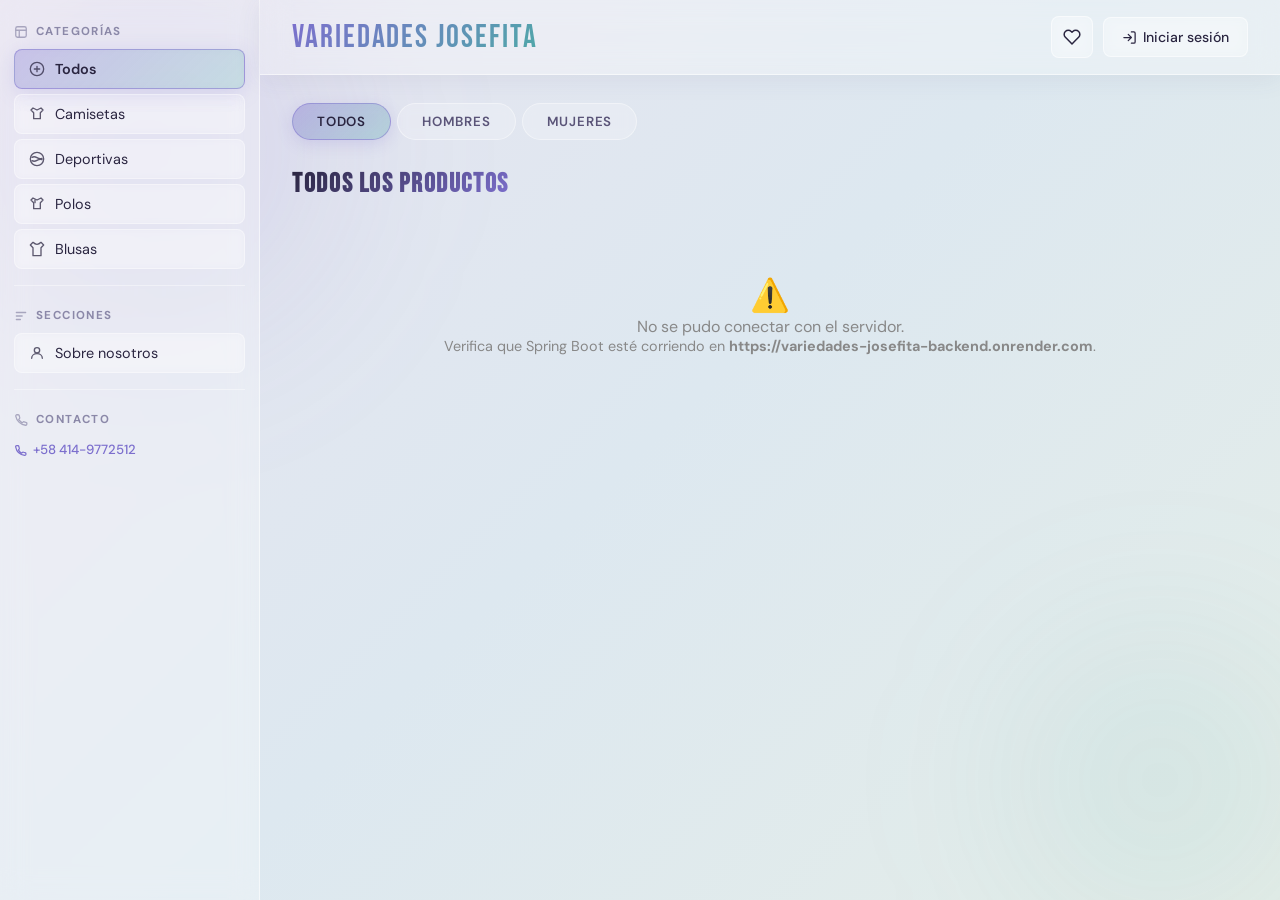
<file: Variedades_Josefita/frontend/public/index.html>
<!doctype html>
<html lang="es">
  <head>
    <meta charset="UTF-8" />
    <meta name="viewport" content="width=device-width, initial-scale=1.0" />
    <title>Variedades Josefita</title>
    <link rel="preconnect" href="https://fonts.googleapis.com" />
    <link
      href="https://fonts.googleapis.com/css2?family=Bebas+Neue&family=DM+Sans:wght@400;500;700&display=swap"
      rel="stylesheet"
    />
    <link rel="stylesheet" href="css/styles.css" />
  </head>
  <body>
    <div class="page-wrapper">
      <!-- ===== SIDEBAR ===== -->
      <aside class="sidebar">
        <p class="sidebar-section-title">
          <svg
            width="14"
            height="14"
            viewBox="0 0 24 24"
            fill="none"
            stroke="currentColor"
            stroke-width="2.2"
            stroke-linecap="round"
            stroke-linejoin="round"
          >
            <rect x="3" y="3" width="18" height="18" rx="3" />
            <path d="M3 9h18M9 21V9" />
          </svg>
          Categorías
        </p>
        <button
          class="sidebar-btn active"
          onclick="filterCategory('todos', this)"
        >
          <svg
            width="16"
            height="16"
            viewBox="0 0 24 24"
            fill="none"
            stroke="currentColor"
            stroke-width="2"
            stroke-linecap="round"
            stroke-linejoin="round"
          >
            <circle cx="12" cy="12" r="10" />
            <path d="M12 8v8M8 12h8" />
          </svg>
          Todos
        </button>
        <button class="sidebar-btn" onclick="filterCategory('camisetas', this)">
          <svg
            width="16"
            height="16"
            viewBox="0 0 24 24"
            fill="none"
            stroke="currentColor"
            stroke-width="2"
            stroke-linecap="round"
            stroke-linejoin="round"
          >
            <path d="M3 6l3-3 6 3 6-3 3 3-4 4v9H7V10L3 6z" />
          </svg>
          Camisetas
        </button>
        <button
          class="sidebar-btn"
          onclick="filterCategory('deportivas', this)"
        >
          <svg
            width="16"
            height="16"
            viewBox="0 0 24 24"
            fill="none"
            stroke="currentColor"
            stroke-width="2"
            stroke-linecap="round"
            stroke-linejoin="round"
          >
            <circle cx="12" cy="12" r="10" />
            <path
              d="M4.5 9.5C7 8 9.5 8.5 12 10s5 2.5 7.5 1M4.5 14.5C7 16 9.5 15.5 12 14s5-2.5 7.5-1"
            />
          </svg>
          Deportivas
        </button>
        <button class="sidebar-btn" onclick="filterCategory('polos', this)">
          <svg
            width="16"
            height="16"
            viewBox="0 0 24 24"
            fill="none"
            stroke="currentColor"
            stroke-width="2"
            stroke-linecap="round"
            stroke-linejoin="round"
          >
            <path d="M3 6l3-3 6 3 6-3 3 3-4 4v9H7V10L3 6z" />
            <path d="M9 6v4" />
          </svg>
          Polos
        </button>
        <button class="sidebar-btn" onclick="filterCategory('blusas', this)">
          <svg
            width="16"
            height="16"
            viewBox="0 0 24 24"
            fill="none"
            stroke="currentColor"
            stroke-width="2"
            stroke-linecap="round"
            stroke-linejoin="round"
          >
            <path d="M6 2L2 6l4 4v12h12V10l4-4-4-4c-2 2-4 3-6 3S8 4 6 2z" />
          </svg>
          Blusas
        </button>

        <hr class="sidebar-divider" />

        <p class="sidebar-section-title">
          <svg
            width="14"
            height="14"
            viewBox="0 0 24 24"
            fill="none"
            stroke="currentColor"
            stroke-width="2.2"
            stroke-linecap="round"
            stroke-linejoin="round"
          >
            <path d="M4 6h16M4 12h10M4 18h7" />
          </svg>
          Secciones
        </p>
        <a href="nosotros.html" class="sidebar-btn">
          <svg
            width="16"
            height="16"
            viewBox="0 0 24 24"
            fill="none"
            stroke="currentColor"
            stroke-width="2"
            stroke-linecap="round"
            stroke-linejoin="round"
          >
            <circle cx="12" cy="8" r="4" />
            <path d="M4 20c0-4 3.6-7 8-7s8 3 8 7" />
          </svg>
          Sobre nosotros
        </a>

        <hr class="sidebar-divider" />

        <p class="sidebar-section-title">
          <svg
            width="14"
            height="14"
            viewBox="0 0 24 24"
            fill="none"
            stroke="currentColor"
            stroke-width="2.2"
            stroke-linecap="round"
            stroke-linejoin="round"
          >
            <path
              d="M22 16.92V19a2 2 0 01-2.18 2A19.79 19.79 0 013 5.18 2 2 0 015 3h2.08a2 2 0 012 1.72 12.5 12.5 0 00.7 2.81 2 2 0 01-.45 2.11L8.09 10.91a16 16 0 006 6l1.27-1.27a2 2 0 012.11-.45 12.5 12.5 0 002.81.7A2 2 0 0122 17.92z"
            />
          </svg>
          Contacto
        </p>
        <div class="contact-info">
          <a href="tel:+584149772512">
            <svg
              width="13"
              height="13"
              viewBox="0 0 24 24"
              fill="none"
              stroke="currentColor"
              stroke-width="2.2"
              stroke-linecap="round"
              stroke-linejoin="round"
            >
              <path
                d="M22 16.92V19a2 2 0 01-2.18 2A19.79 19.79 0 013 5.18 2 2 0 015 3h2.08a2 2 0 012 1.72 12.5 12.5 0 00.7 2.81 2 2 0 01-.45 2.11L8.09 10.91a16 16 0 006 6l1.27-1.27a2 2 0 012.11-.45 12.5 12.5 0 002.81.7A2 2 0 0122 17.92z"
              />
            </svg>
            +58 414-9772512
          </a>
        </div>
      </aside>

      <!-- ===== HEADER ===== -->
      <header>
        <div class="brand">Variedades Josefita</div>
        <div class="header-right">
          <div class="fav-wrapper">
            <button
              class="icon-btn"
              id="fav-header-btn"
              title="Mis favoritos"
              onclick="toggleFavPanel()"
            >
              <!-- Heart icon -->
              <svg
                width="18"
                height="18"
                viewBox="0 0 24 24"
                fill="none"
                stroke="currentColor"
                stroke-width="2"
                stroke-linecap="round"
                stroke-linejoin="round"
              >
                <path
                  d="M20.84 4.61a5.5 5.5 0 00-7.78 0L12 5.67l-1.06-1.06a5.5 5.5 0 00-7.78 7.78l1.06 1.06L12 21.23l7.78-7.78 1.06-1.06a5.5 5.5 0 000-7.78z"
                />
              </svg>
              <span class="fav-count" id="fav-count" style="display: none"
                >0</span
              >
            </button>
            <div class="fav-panel" id="fav-panel">
              <p class="fav-panel-title">Mis Favoritos</p>
              <div id="fav-panel-list"></div>
              <p class="fav-panel-empty" id="fav-panel-empty">
                No tienes favoritos aún.
              </p>
            </div>
          </div>

          <button class="login-btn" id="login-btn" onclick="handleLoginBtn()">
            <svg
              width="15"
              height="15"
              viewBox="0 0 24 24"
              fill="none"
              stroke="currentColor"
              stroke-width="2"
              stroke-linecap="round"
              stroke-linejoin="round"
            >
              <path
                d="M15 3h4a2 2 0 012 2v14a2 2 0 01-2 2h-4M10 17l5-5-5-5M15 12H3"
              />
            </svg>
            Iniciar sesión
          </button>
        </div>
      </header>

      <!-- ===== MAIN ===== -->
      <main>
        <div class="filter-tabs">
          <button
            class="filter-tab active"
            onclick="filterGender('todos', this)"
          >
            Todos
          </button>
          <button class="filter-tab" onclick="filterGender('hombres', this)">
            Hombres
          </button>
          <button class="filter-tab" onclick="filterGender('mujeres', this)">
            Mujeres
          </button>
        </div>

        <h2 class="section-title" id="section-title">Todos los Productos</h2>
        <p class="section-subtitle" id="product-count"></p>
        <div class="products-grid" id="products-grid"></div>
      </main>
    </div>

    <!-- ===== MODAL LOGIN / REGISTRO ===== -->
    <div
      class="modal-overlay"
      id="modal-overlay"
      onclick="closeModalOutside(event)"
    >
      <div class="modal">
        <div id="modal-body"></div>
      </div>
    </div>

    <!-- Toast -->
    <div class="toast" id="toast"></div>

    <script src="js/config.js"></script>
    <script src="js/script.js"></script>
  </body>
</html>
</file>
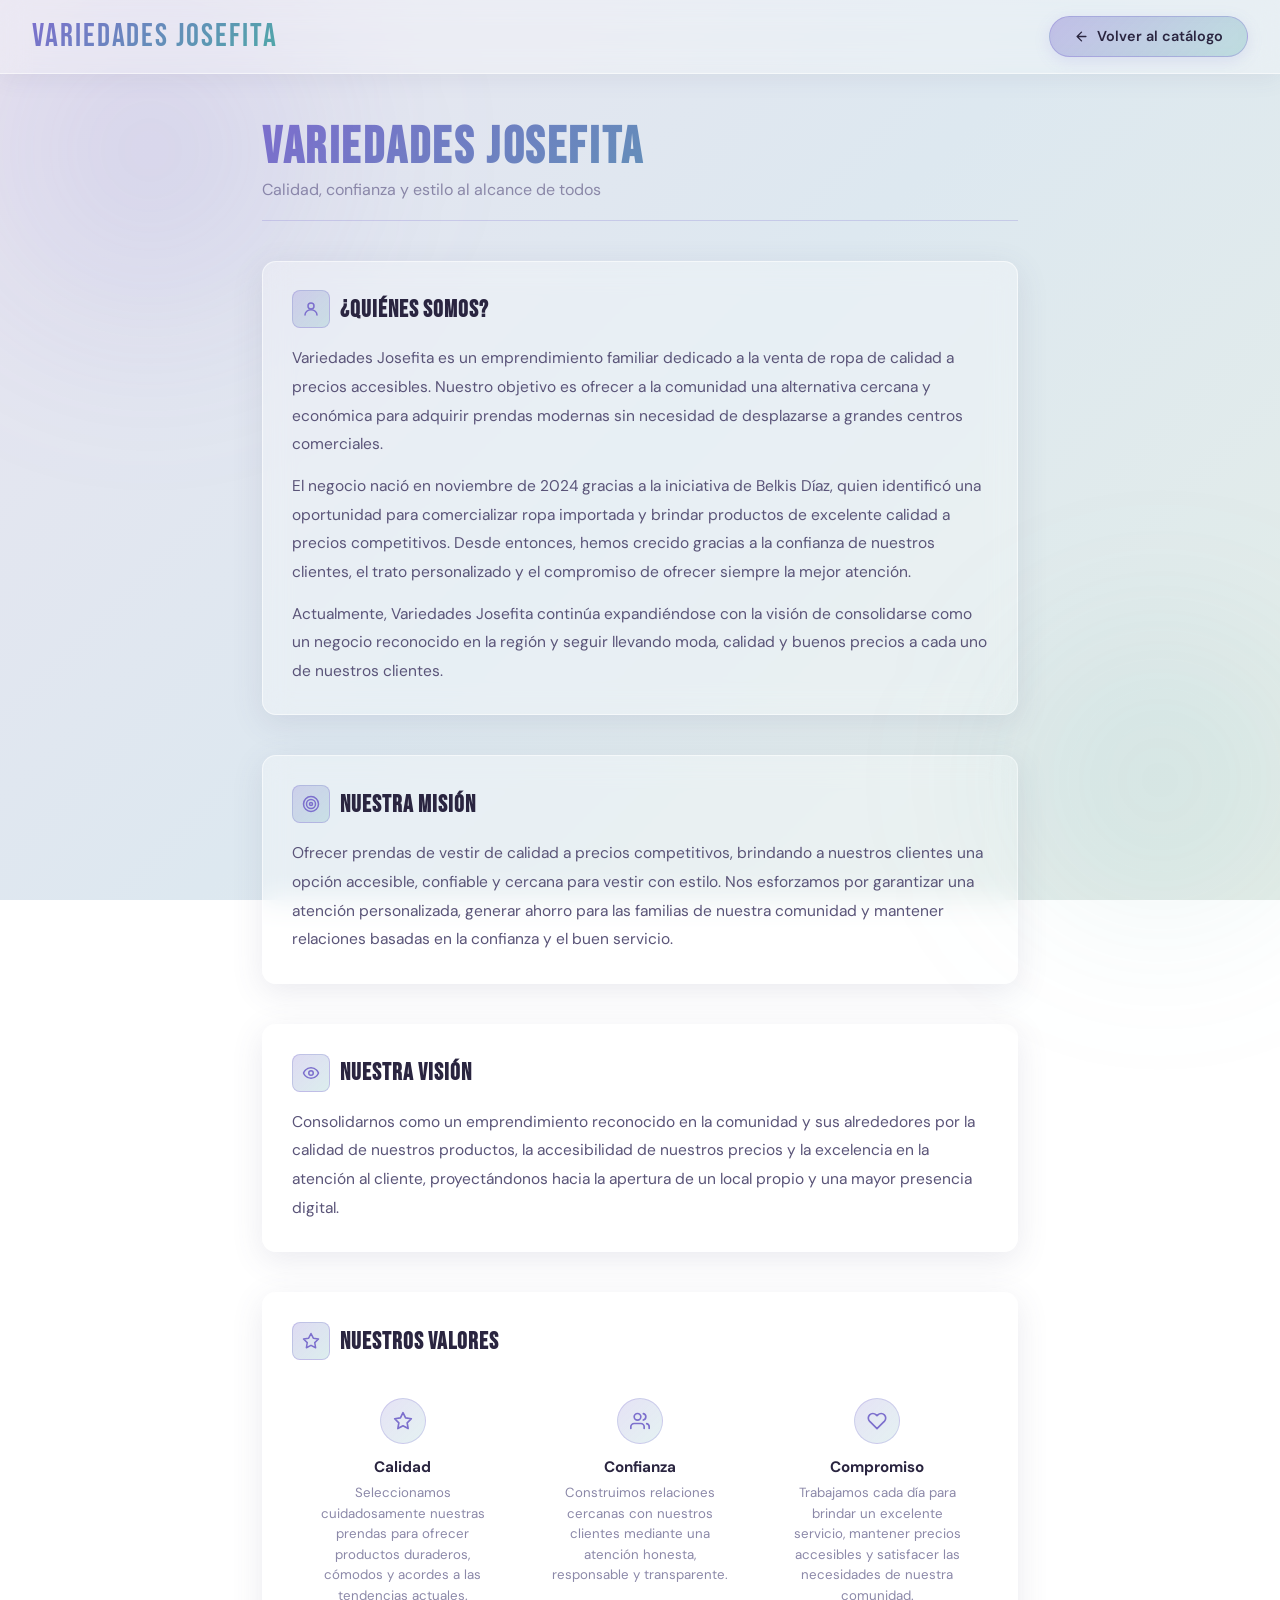
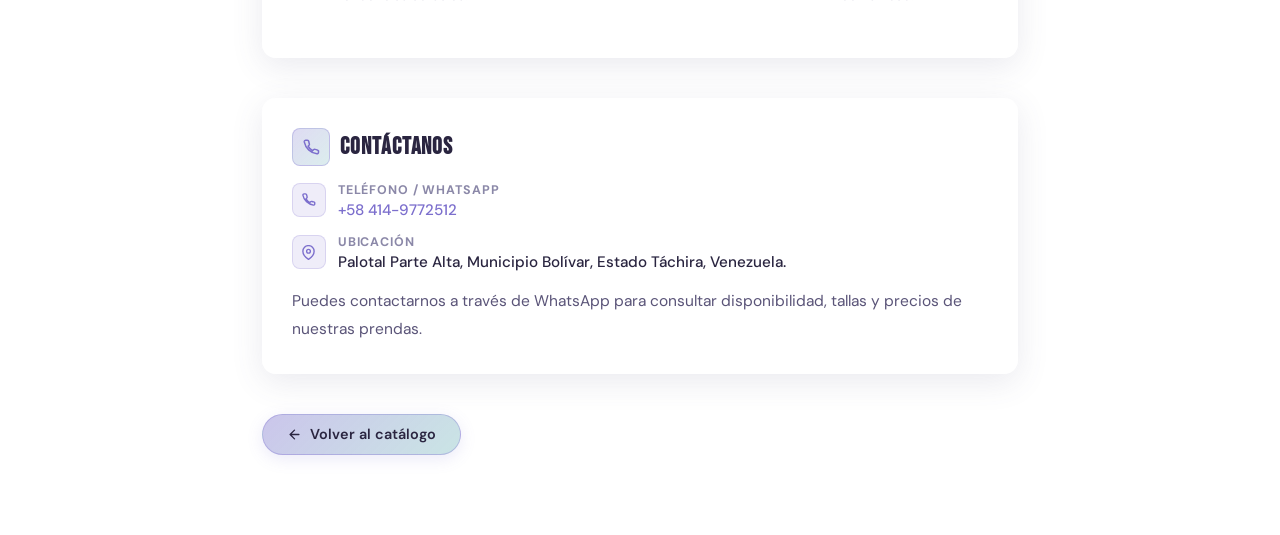
<file: Variedades_Josefita/frontend/public/nosotros.html>
<!doctype html>
<html lang="es">
  <head>
    <meta charset="UTF-8" />
    <meta name="viewport" content="width=device-width, initial-scale=1.0" />
    <title>Sobre Nosotros — Variedades Josefita</title>
    <link rel="preconnect" href="https://fonts.googleapis.com" />
    <link
      href="https://fonts.googleapis.com/css2?family=Bebas+Neue&family=DM+Sans:wght@400;500;700&display=swap"
      rel="stylesheet"
    />
    <link rel="stylesheet" href="css/styles.css" />

    <style>
      .nosotros-wrapper {
        max-width: 820px;
        margin: 0 auto;
        padding: 3rem 2rem 5rem;
      }

      .nosotros-header {
        margin-bottom: 2.5rem;
        padding-bottom: 1.2rem;
        border-bottom: 1px solid rgba(124, 111, 205, 0.25);
      }

      .nosotros-header h1 {
        font-family: "Bebas Neue", sans-serif;
        font-size: 3.2rem;
        letter-spacing: 0.05em;
        line-height: 1;
        margin-bottom: 0.4rem;
        background: linear-gradient(
          135deg,
          var(--accent-purple),
          var(--accent-teal)
        );
        -webkit-background-clip: text;
        -webkit-text-fill-color: transparent;
        background-clip: text;
      }

      .nosotros-header p.subtitulo {
        font-size: 1rem;
        color: var(--text-muted);
      }

      .nosotros-seccion {
        margin-bottom: 2.5rem;
        background: var(--glass-bg);
        backdrop-filter: var(--blur);
        -webkit-backdrop-filter: var(--blur);
        border: 1px solid var(--glass-border);
        border-radius: var(--radius);
        padding: 1.8rem;
        box-shadow: var(--glass-shadow);
      }

      .nosotros-seccion-header {
        display: flex;
        align-items: center;
        gap: 10px;
        margin-bottom: 1rem;
      }

      .nosotros-seccion-icon {
        width: 38px;
        height: 38px;
        border-radius: var(--radius-sm);
        background: linear-gradient(
          135deg,
          rgba(124, 111, 205, 0.25),
          rgba(79, 168, 168, 0.2)
        );
        border: 1px solid rgba(124, 111, 205, 0.3);
        display: flex;
        align-items: center;
        justify-content: center;
        flex-shrink: 0;
        color: var(--accent-purple);
      }

      .nosotros-seccion h2 {
        font-family: "Bebas Neue", sans-serif;
        font-size: 1.5rem;
        letter-spacing: 0.04em;
        color: var(--text-dark);
        margin: 0;
      }

      .nosotros-seccion p {
        font-size: 0.97rem;
        line-height: 1.85;
        color: var(--text-mid);
        margin-bottom: 0.8rem;
      }
      .nosotros-seccion p:last-child {
        margin-bottom: 0;
      }

      .valores-grid {
        display: grid;
        grid-template-columns: repeat(auto-fit, minmax(200px, 1fr));
        gap: 1rem;
        margin-top: 0.5rem;
      }

      .valor-card {
        background: rgba(255, 255, 255, 0.4);
        border: 1px solid rgba(255, 255, 255, 0.6);
        border-radius: var(--radius-sm);
        padding: 1.3rem;
        text-align: center;
        transition:
          transform var(--transition),
          box-shadow var(--transition);
      }
      .valor-card:hover {
        transform: translateY(-3px);
        box-shadow: 0 8px 24px rgba(124, 111, 205, 0.12);
      }

      .valor-card-icon {
        width: 46px;
        height: 46px;
        border-radius: 50%;
        background: linear-gradient(
          135deg,
          rgba(124, 111, 205, 0.2),
          rgba(79, 168, 168, 0.15)
        );
        border: 1px solid rgba(124, 111, 205, 0.25);
        display: flex;
        align-items: center;
        justify-content: center;
        margin: 0 auto 0.8rem;
        color: var(--accent-purple);
      }

      .valor-card h3 {
        font-size: 0.95rem;
        font-weight: 700;
        margin-bottom: 0.4rem;
        color: var(--text-dark);
      }

      .valor-card p {
        font-size: 0.83rem;
        color: var(--text-muted);
        line-height: 1.55;
        margin: 0;
      }

      .contacto-item {
        display: flex;
        align-items: flex-start;
        gap: 12px;
        margin-bottom: 0.9rem;
      }
      .contacto-item:last-child {
        margin-bottom: 0;
      }

      .contacto-icon {
        width: 34px;
        height: 34px;
        border-radius: var(--radius-sm);
        background: rgba(124, 111, 205, 0.12);
        border: 1px solid rgba(124, 111, 205, 0.2);
        display: flex;
        align-items: center;
        justify-content: center;
        flex-shrink: 0;
        color: var(--accent-purple);
        margin-top: 1px;
      }

      .contacto-label {
        font-size: 0.78rem;
        font-weight: 700;
        text-transform: uppercase;
        letter-spacing: 0.07em;
        color: var(--text-muted);
        margin-bottom: 2px;
      }
      .contacto-value {
        font-size: 0.95rem;
        color: var(--text-dark);
        font-weight: 500;
      }
      .contacto-value a {
        color: var(--accent-purple);
        text-decoration: none;
      }
      .contacto-value a:hover {
        text-decoration: underline;
      }

      .contacto-note {
        font-size: 0.85rem;
        color: var(--text-muted);
        margin-top: 0.5rem;
        line-height: 1.6;
      }

      .btn-volver {
        display: inline-flex;
        align-items: center;
        gap: 8px;
        background: linear-gradient(
          135deg,
          rgba(124, 111, 205, 0.4),
          rgba(79, 168, 168, 0.3)
        );
        color: var(--text-dark);
        border: 1px solid rgba(124, 111, 205, 0.35);
        border-radius: 50px;
        padding: 0.65rem 1.5rem;
        font-family: "DM Sans", sans-serif;
        font-size: 0.9rem;
        font-weight: 600;
        cursor: pointer;
        text-decoration: none;
        transition: all var(--transition);
        backdrop-filter: blur(8px);
        box-shadow: 0 4px 16px rgba(124, 111, 205, 0.15);
      }
      .btn-volver:hover {
        background: linear-gradient(
          135deg,
          rgba(124, 111, 205, 0.55),
          rgba(79, 168, 168, 0.4)
        );
        box-shadow: 0 6px 24px rgba(124, 111, 205, 0.25);
        transform: translateX(-2px);
      }
    </style>
  </head>

  <body>
    <!-- HEADER -->
    <header style="position: sticky; top: 0; z-index: 100">
      <div class="brand">Variedades Josefita</div>
      <a href="index.html" class="btn-volver">
        <svg
          width="15"
          height="15"
          viewBox="0 0 24 24"
          fill="none"
          stroke="currentColor"
          stroke-width="2.2"
          stroke-linecap="round"
          stroke-linejoin="round"
        >
          <path d="M19 12H5M12 19l-7-7 7-7" />
        </svg>
        Volver al catálogo
      </a>
    </header>

    <div class="nosotros-wrapper">
      <div class="nosotros-header">
        <h1>Variedades Josefita</h1>
        <p class="subtitulo">Calidad, confianza y estilo al alcance de todos</p>
      </div>

      <!-- QUIÉNES SOMOS -->
      <div class="nosotros-seccion">
        <div class="nosotros-seccion-header">
          <div class="nosotros-seccion-icon">
            <svg
              width="18"
              height="18"
              viewBox="0 0 24 24"
              fill="none"
              stroke="currentColor"
              stroke-width="2"
              stroke-linecap="round"
              stroke-linejoin="round"
            >
              <circle cx="12" cy="8" r="4" />
              <path d="M4 20c0-4 3.6-7 8-7s8 3 8 7" />
            </svg>
          </div>
          <h2>¿Quiénes somos?</h2>
        </div>
        <p>
          Variedades Josefita es un emprendimiento familiar dedicado a la venta
          de ropa de calidad a precios accesibles. Nuestro objetivo es ofrecer a
          la comunidad una alternativa cercana y económica para adquirir prendas
          modernas sin necesidad de desplazarse a grandes centros comerciales.
        </p>
        <p>
          El negocio nació en noviembre de 2024 gracias a la iniciativa de
          Belkis Díaz, quien identificó una oportunidad para comercializar ropa
          importada y brindar productos de excelente calidad a precios
          competitivos. Desde entonces, hemos crecido gracias a la confianza de
          nuestros clientes, el trato personalizado y el compromiso de ofrecer
          siempre la mejor atención.
        </p>
        <p>
          Actualmente, Variedades Josefita continúa expandiéndose con la visión
          de consolidarse como un negocio reconocido en la región y seguir
          llevando moda, calidad y buenos precios a cada uno de nuestros
          clientes.
        </p>
      </div>

      <!-- MISIÓN -->
      <div class="nosotros-seccion">
        <div class="nosotros-seccion-header">
          <div class="nosotros-seccion-icon">
            <svg
              width="18"
              height="18"
              viewBox="0 0 24 24"
              fill="none"
              stroke="currentColor"
              stroke-width="2"
              stroke-linecap="round"
              stroke-linejoin="round"
            >
              <circle cx="12" cy="12" r="10" />
              <circle cx="12" cy="12" r="6" />
              <circle cx="12" cy="12" r="2" />
            </svg>
          </div>
          <h2>Nuestra misión</h2>
        </div>
        <p>
          Ofrecer prendas de vestir de calidad a precios competitivos, brindando
          a nuestros clientes una opción accesible, confiable y cercana para
          vestir con estilo. Nos esforzamos por garantizar una atención
          personalizada, generar ahorro para las familias de nuestra comunidad y
          mantener relaciones basadas en la confianza y el buen servicio.
        </p>
      </div>

      <!-- VISIÓN -->
      <div class="nosotros-seccion">
        <div class="nosotros-seccion-header">
          <div class="nosotros-seccion-icon">
            <svg
              width="18"
              height="18"
              viewBox="0 0 24 24"
              fill="none"
              stroke="currentColor"
              stroke-width="2"
              stroke-linecap="round"
              stroke-linejoin="round"
            >
              <path d="M2 12s3-7 10-7 10 7 10 7-3 7-10 7-10-7-10-7z" />
              <circle cx="12" cy="12" r="3" />
            </svg>
          </div>
          <h2>Nuestra visión</h2>
        </div>
        <p>
          Consolidarnos como un emprendimiento reconocido en la comunidad y sus
          alrededores por la calidad de nuestros productos, la accesibilidad de
          nuestros precios y la excelencia en la atención al cliente,
          proyectándonos hacia la apertura de un local propio y una mayor
          presencia digital.
        </p>
      </div>

      <!-- VALORES -->
      <div class="nosotros-seccion">
        <div class="nosotros-seccion-header">
          <div class="nosotros-seccion-icon">
            <svg
              width="18"
              height="18"
              viewBox="0 0 24 24"
              fill="none"
              stroke="currentColor"
              stroke-width="2"
              stroke-linecap="round"
              stroke-linejoin="round"
            >
              <polygon
                points="12 2 15.09 8.26 22 9.27 17 14.14 18.18 21.02 12 17.77 5.82 21.02 7 14.14 2 9.27 8.91 8.26 12 2"
              />
            </svg>
          </div>
          <h2>Nuestros valores</h2>
        </div>

        <div class="valores-grid">
          <div class="valor-card">
            <div class="valor-card-icon">
              <svg
                width="20"
                height="20"
                viewBox="0 0 24 24"
                fill="none"
                stroke="currentColor"
                stroke-width="2"
                stroke-linecap="round"
                stroke-linejoin="round"
              >
                <path
                  d="M12 2l3.09 6.26L22 9.27l-5 4.87 1.18 6.88L12 17.77l-6.18 3.25L7 14.14 2 9.27l6.91-1.01L12 2z"
                />
              </svg>
            </div>
            <h3>Calidad</h3>
            <p>
              Seleccionamos cuidadosamente nuestras prendas para ofrecer
              productos duraderos, cómodos y acordes a las tendencias actuales.
            </p>
          </div>

          <div class="valor-card">
            <div class="valor-card-icon">
              <svg
                width="20"
                height="20"
                viewBox="0 0 24 24"
                fill="none"
                stroke="currentColor"
                stroke-width="2"
                stroke-linecap="round"
                stroke-linejoin="round"
              >
                <path d="M17 21v-2a4 4 0 00-4-4H5a4 4 0 00-4 4v2" />
                <circle cx="9" cy="7" r="4" />
                <path d="M23 21v-2a4 4 0 00-3-3.87M16 3.13a4 4 0 010 7.75" />
              </svg>
            </div>
            <h3>Confianza</h3>
            <p>
              Construimos relaciones cercanas con nuestros clientes mediante una
              atención honesta, responsable y transparente.
            </p>
          </div>

          <div class="valor-card">
            <div class="valor-card-icon">
              <svg
                width="20"
                height="20"
                viewBox="0 0 24 24"
                fill="none"
                stroke="currentColor"
                stroke-width="2"
                stroke-linecap="round"
                stroke-linejoin="round"
              >
                <path
                  d="M20.84 4.61a5.5 5.5 0 00-7.78 0L12 5.67l-1.06-1.06a5.5 5.5 0 00-7.78 7.78l1.06 1.06L12 21.23l7.78-7.78 1.06-1.06a5.5 5.5 0 000-7.78z"
                />
              </svg>
            </div>
            <h3>Compromiso</h3>
            <p>
              Trabajamos cada día para brindar un excelente servicio, mantener
              precios accesibles y satisfacer las necesidades de nuestra
              comunidad.
            </p>
          </div>
        </div>
      </div>

      <!-- CONTACTO -->
      <div class="nosotros-seccion">
        <div class="nosotros-seccion-header">
          <div class="nosotros-seccion-icon">
            <svg
              width="18"
              height="18"
              viewBox="0 0 24 24"
              fill="none"
              stroke="currentColor"
              stroke-width="2"
              stroke-linecap="round"
              stroke-linejoin="round"
            >
              <path
                d="M22 16.92V19a2 2 0 01-2.18 2A19.79 19.79 0 013 5.18 2 2 0 015 3h2.08a2 2 0 012 1.72 12.5 12.5 0 00.7 2.81 2 2 0 01-.45 2.11L8.09 10.91a16 16 0 006 6l1.27-1.27a2 2 0 012.11-.45 12.5 12.5 0 002.81.7A2 2 0 0122 17.92z"
              />
            </svg>
          </div>
          <h2>Contáctanos</h2>
        </div>

        <div class="contacto-item">
          <div class="contacto-icon">
            <svg
              width="15"
              height="15"
              viewBox="0 0 24 24"
              fill="none"
              stroke="currentColor"
              stroke-width="2.2"
              stroke-linecap="round"
              stroke-linejoin="round"
            >
              <path
                d="M22 16.92V19a2 2 0 01-2.18 2A19.79 19.79 0 013 5.18 2 2 0 015 3h2.08a2 2 0 012 1.72 12.5 12.5 0 00.7 2.81 2 2 0 01-.45 2.11L8.09 10.91a16 16 0 006 6l1.27-1.27a2 2 0 012.11-.45 12.5 12.5 0 002.81.7A2 2 0 0122 17.92z"
              />
            </svg>
          </div>
          <div>
            <div class="contacto-label">Teléfono / WhatsApp</div>
            <div class="contacto-value">
              <a href="tel:+584149772512">+58 414-9772512</a>
            </div>
          </div>
        </div>

        <div class="contacto-item">
          <div class="contacto-icon">
            <svg
              width="15"
              height="15"
              viewBox="0 0 24 24"
              fill="none"
              stroke="currentColor"
              stroke-width="2.2"
              stroke-linecap="round"
              stroke-linejoin="round"
            >
              <path d="M21 10c0 7-9 13-9 13s-9-6-9-13a9 9 0 0118 0z" />
              <circle cx="12" cy="10" r="3" />
            </svg>
          </div>
          <div>
            <div class="contacto-label">Ubicación</div>
            <div class="contacto-value">
              Palotal Parte Alta, Municipio Bolívar, Estado Táchira, Venezuela.
            </div>
          </div>
        </div>

        <p class="contacto-note">
          Puedes contactarnos a través de WhatsApp para consultar
          disponibilidad, tallas y precios de nuestras prendas.
        </p>
      </div>

      <a href="index.html" class="btn-volver">
        <svg
          width="15"
          height="15"
          viewBox="0 0 24 24"
          fill="none"
          stroke="currentColor"
          stroke-width="2.2"
          stroke-linecap="round"
          stroke-linejoin="round"
        >
          <path d="M19 12H5M12 19l-7-7 7-7" />
        </svg>
        Volver al catálogo
      </a>
    </div>
  </body>
</html>
</file>
<file: Variedades_Josefita/frontend/public/css/styles.css>
/* =============================================
   CSS VARIABLES — Glassmorphism Design
   ============================================= */
:root {
  --bg-from: #e8e4f0;
  --bg-mid:  #dde8f0;
  --bg-to:   #e4ede8;

  --glass-bg:        rgba(255, 255, 255, 0.30);
  --glass-bg-hover:  rgba(255, 255, 255, 0.45);
  --glass-border:    rgba(255, 255, 255, 0.55);
  --glass-shadow:    0 8px 32px rgba(80, 80, 120, 0.12);
  --glass-active:    rgba(90, 80, 140, 0.18);

  --blur: blur(14px);

  --accent-purple: #7c6fcd;
  --accent-teal:   #4fa8a8;
  --accent-rose:   #c47fa0;
  --accent-soft:   rgba(124, 111, 205, 0.15);

  --text-dark: #2a2540;
  --text-mid:  #5a5478;
  --text-muted: #8b88a8;

  --white: #ffffff;
  --sidebar-w: 260px;
  --transition: 0.3s ease;
  --radius: 14px;
  --radius-sm: 8px;
}

/* =============================================
   RESET & BASE
   ============================================= */
*, *::before, *::after { box-sizing: border-box; margin: 0; padding: 0; }

body {
  font-family: 'DM Sans', sans-serif;
  background: linear-gradient(135deg, var(--bg-from) 0%, var(--bg-mid) 50%, var(--bg-to) 100%);
  background-attachment: fixed;
  color: var(--text-dark);
  min-height: 100vh;
}

/* Ambient orbs */
body::before, body::after {
  content: '';
  position: fixed;
  border-radius: 50%;
  filter: blur(80px);
  pointer-events: none;
  z-index: 0;
}
body::before {
  width: 500px; height: 500px;
  background: radial-gradient(circle, rgba(124,111,205,0.18) 0%, transparent 70%);
  top: -100px; left: -100px;
}
body::after {
  width: 400px; height: 400px;
  background: radial-gradient(circle, rgba(79,168,168,0.15) 0%, transparent 70%);
  bottom: -80px; right: -80px;
}

/* =============================================
   LAYOUT PRINCIPAL
   ============================================= */
.page-wrapper {
  display: grid;
  grid-template-columns: var(--sidebar-w) 1fr;
  grid-template-rows: auto 1fr;
  grid-template-areas:
    "sidebar header"
    "sidebar main";
  min-height: 100vh;
  position: relative;
  z-index: 1;
}

/* =============================================
   SIDEBAR — Glass
   ============================================= */
.sidebar {
  grid-area: sidebar;
  background: var(--glass-bg);
  backdrop-filter: var(--blur);
  -webkit-backdrop-filter: var(--blur);
  border-right: 1px solid var(--glass-border);
  padding: 24px 14px;
  position: sticky;
  top: 0;
  height: 100vh;
  overflow-y: auto;
}

.sidebar-section-title {
  font-size: 0.72rem;
  font-weight: 700;
  color: var(--text-muted);
  letter-spacing: 0.12em;
  text-transform: uppercase;
  display: flex;
  align-items: center;
  gap: 8px;
  margin-bottom: 10px;
  margin-top: 22px;
}
.sidebar-section-title:first-child { margin-top: 0; }

.sidebar-section-title svg {
  flex-shrink: 0;
  opacity: 0.7;
}

.sidebar-btn {
  display: flex;
  align-items: center;
  gap: 10px;
  width: 100%;
  padding: 10px 14px;
  border: 1px solid rgba(255,255,255,0.4);
  border-radius: var(--radius-sm);
  background: rgba(255,255,255,0.15);
  backdrop-filter: blur(4px);
  cursor: pointer;
  font-family: 'DM Sans', sans-serif;
  font-size: 0.9rem;
  color: var(--text-dark);
  margin-bottom: 5px;
  text-decoration: none;
  transition: background var(--transition), border-color var(--transition), transform var(--transition), box-shadow var(--transition);
}
.sidebar-btn svg { flex-shrink: 0; opacity: 0.75; }
.sidebar-btn:hover {
  background: rgba(255,255,255,0.45);
  border-color: rgba(255,255,255,0.7);
  transform: translateX(4px);
  box-shadow: 0 4px 16px rgba(124,111,205,0.12);
}
.sidebar-btn.active {
  background: linear-gradient(135deg, rgba(124,111,205,0.35) 0%, rgba(79,168,168,0.25) 100%);
  border-color: rgba(124,111,205,0.5);
  color: var(--text-dark);
  font-weight: 600;
  box-shadow: 0 4px 20px rgba(124,111,205,0.18);
}

.sidebar-divider {
  border: none;
  border-top: 1px solid rgba(255,255,255,0.4);
  margin: 16px 0;
}

.contact-info {
  font-size: 0.83rem;
  color: var(--text-mid);
  line-height: 2;
  display: flex;
  flex-direction: column;
  gap: 4px;
}
.contact-info a {
  color: var(--accent-purple);
  text-decoration: none;
  font-weight: 500;
  display: flex;
  align-items: center;
  gap: 6px;
}
.contact-info a:hover { text-decoration: underline; }

.sidebar::-webkit-scrollbar { width: 3px; }
.sidebar::-webkit-scrollbar-thumb { background: rgba(124,111,205,0.3); border-radius: 4px; }

/* =============================================
   HEADER — Glass
   ============================================= */
header {
  grid-area: header;
  background: var(--glass-bg);
  backdrop-filter: var(--blur);
  -webkit-backdrop-filter: var(--blur);
  border-bottom: 1px solid var(--glass-border);
  padding: 16px 32px;
  display: flex;
  align-items: center;
  justify-content: space-between;
  position: sticky;
  top: 0;
  z-index: 100;
  box-shadow: 0 4px 24px rgba(80,80,120,0.08);
}

.brand {
  font-family: 'Bebas Neue', sans-serif;
  font-size: 2rem;
  letter-spacing: 0.06em;
  background: linear-gradient(135deg, var(--accent-purple), var(--accent-teal));
  -webkit-background-clip: text;
  -webkit-text-fill-color: transparent;
  background-clip: text;
}

.header-right {
  display: flex;
  align-items: center;
  gap: 10px;
}

.icon-btn {
  position: relative;
  width: 42px;
  height: 42px;
  border: 1px solid var(--glass-border);
  border-radius: var(--radius-sm);
  background: rgba(255,255,255,0.2);
  backdrop-filter: blur(8px);
  cursor: pointer;
  display: flex;
  align-items: center;
  justify-content: center;
  transition: background var(--transition), transform var(--transition), box-shadow var(--transition);
  color: var(--text-dark);
}
.icon-btn:hover {
  background: rgba(255,255,255,0.45);
  transform: scale(1.08);
  box-shadow: 0 4px 16px rgba(124,111,205,0.18);
}

.fav-count {
  position: absolute;
  top: -6px;
  right: -6px;
  background: linear-gradient(135deg, var(--accent-rose), #e07fa0);
  color: var(--white);
  font-size: 0.62rem;
  font-weight: 700;
  width: 18px;
  height: 18px;
  border-radius: 50%;
  display: flex;
  align-items: center;
  justify-content: center;
  animation: popIn 0.3s ease both;
  border: 2px solid rgba(255,255,255,0.6);
}

.fav-wrapper { position: relative; }

.fav-panel {
  display: none;
  position: absolute;
  top: calc(100% + 10px);
  right: 0;
  width: 290px;
  background: rgba(255,255,255,0.75);
  backdrop-filter: blur(20px);
  -webkit-backdrop-filter: blur(20px);
  border: 1px solid var(--glass-border);
  border-radius: var(--radius);
  box-shadow: 0 16px 48px rgba(80,80,120,0.18);
  z-index: 200;
  padding: 18px;
  animation: fadeInDown 0.25s ease both;
}
.fav-panel.open { display: block; }

.fav-panel-title {
  font-family: 'Bebas Neue', sans-serif;
  font-size: 1.1rem;
  letter-spacing: 0.06em;
  background: linear-gradient(135deg, var(--accent-purple), var(--accent-teal));
  -webkit-background-clip: text;
  -webkit-text-fill-color: transparent;
  background-clip: text;
  padding-bottom: 8px;
  margin-bottom: 12px;
  border-bottom: 1px solid rgba(124,111,205,0.25);
}

.fav-panel-empty {
  font-size: 0.85rem;
  color: var(--text-muted);
  text-align: center;
  padding: 12px 0;
}

.fav-item {
  display: flex;
  align-items: center;
  gap: 10px;
  padding: 8px 0;
  border-bottom: 1px solid rgba(124,111,205,0.1);
  transition: background var(--transition);
}
.fav-item:last-child { border-bottom: none; }

.fav-item img {
  width: 44px;
  height: 52px;
  object-fit: cover;
  border-radius: 6px;
  flex-shrink: 0;
}

.fav-item-info { flex: 1; }
.fav-item-name { font-size: 0.82rem; font-weight: 700; line-height: 1.3; color: var(--text-dark); }
.fav-item-price { font-size: 0.78rem; color: var(--text-muted); margin-top: 2px; }

.fav-item-remove {
  background: none;
  border: none;
  cursor: pointer;
  padding: 4px;
  border-radius: 4px;
  transition: background var(--transition), color var(--transition);
  color: var(--text-muted);
  display: flex;
  align-items: center;
}
.fav-item-remove:hover { color: var(--accent-rose); background: rgba(196,127,160,0.1); }

.login-btn {
  display: flex;
  align-items: center;
  gap: 6px;
  padding: 10px 18px;
  border: 1px solid var(--glass-border);
  border-radius: var(--radius-sm);
  background: rgba(255,255,255,0.2);
  backdrop-filter: blur(8px);
  cursor: pointer;
  font-family: 'DM Sans', sans-serif;
  font-size: 0.88rem;
  font-weight: 500;
  color: var(--text-dark);
  transition: background var(--transition), border-color var(--transition), box-shadow var(--transition);
}
.login-btn:hover {
  background: linear-gradient(135deg, rgba(124,111,205,0.3), rgba(79,168,168,0.2));
  border-color: rgba(124,111,205,0.4);
  box-shadow: 0 4px 16px rgba(124,111,205,0.15);
}
.login-btn.logged-in {
  background: linear-gradient(135deg, rgba(124,111,205,0.35), rgba(79,168,168,0.25));
  border-color: rgba(124,111,205,0.5);
}

/* =============================================
   MAIN
   ============================================= */
main { grid-area: main; padding: 28px 32px; }

.filter-tabs { display: flex; margin-bottom: 28px; gap: 6px; }
.filter-tab {
  padding: 9px 24px;
  border: 1px solid rgba(255,255,255,0.4);
  border-radius: 50px;
  background: rgba(255,255,255,0.2);
  backdrop-filter: blur(6px);
  cursor: pointer;
  font-family: 'DM Sans', sans-serif;
  font-size: 0.83rem;
  font-weight: 600;
  letter-spacing: 0.06em;
  text-transform: uppercase;
  color: var(--text-mid);
  transition: all var(--transition);
}
.filter-tab.active {
  background: linear-gradient(135deg, rgba(124,111,205,0.4), rgba(79,168,168,0.3));
  border-color: rgba(124,111,205,0.5);
  color: var(--text-dark);
  box-shadow: 0 4px 16px rgba(124,111,205,0.2);
}
.filter-tab:hover:not(.active) {
  background: rgba(255,255,255,0.4);
  border-color: rgba(255,255,255,0.65);
}

.section-title {
  font-family: 'Bebas Neue', sans-serif;
  font-size: 1.7rem;
  letter-spacing: 0.06em;
  background: linear-gradient(135deg, var(--text-dark), var(--accent-purple));
  -webkit-background-clip: text;
  -webkit-text-fill-color: transparent;
  background-clip: text;
  display: inline-block;
  margin-bottom: 4px;
}
.section-subtitle { font-size: 0.83rem; color: var(--text-muted); margin-bottom: 22px; }

/* =============================================
   GRID DE PRODUCTOS
   ============================================= */
.products-grid {
  display: grid;
  grid-template-columns: repeat(4, 1fr);
  gap: 18px;
}

/* =============================================
   TARJETA DE PRODUCTO — Glass
   ============================================= */
.product-card {
  background: var(--glass-bg);
  backdrop-filter: var(--blur);
  -webkit-backdrop-filter: var(--blur);
  border: 1px solid var(--glass-border);
  border-radius: var(--radius);
  overflow: hidden;
  display: flex;
  flex-direction: column;
  transition: box-shadow var(--transition), transform var(--transition), background var(--transition);
  animation: cardEntrance 0.5s ease both;
}
.product-card:hover {
  box-shadow: 0 16px 48px rgba(80,80,120,0.18), 0 2px 8px rgba(124,111,205,0.1);
  transform: translateY(-5px);
  background: var(--glass-bg-hover);
}

.product-img-wrapper {
  position: relative;
  overflow: hidden;
  aspect-ratio: 3/4;
  background: rgba(200,195,230,0.2);
}
.product-img-wrapper img {
  width: 100%;
  height: 100%;
  object-fit: cover;
  transition: transform 0.4s ease;
}
.product-card:hover .product-img-wrapper img { transform: scale(1.05); }

.product-badge {
  position: absolute;
  top: 10px;
  left: 10px;
  background: linear-gradient(135deg, var(--accent-purple), var(--accent-teal));
  color: var(--white);
  font-size: 0.68rem;
  font-weight: 700;
  letter-spacing: 0.07em;
  padding: 4px 10px;
  border-radius: 50px;
  text-transform: uppercase;
  animation: fadeInDown 0.5s ease both;
  box-shadow: 0 2px 10px rgba(124,111,205,0.35);
}

.product-body {
  padding: 14px;
  flex: 1;
  display: flex;
  flex-direction: column;
  gap: 4px;
}
.product-name { font-weight: 700; font-size: 0.92rem; line-height: 1.3; color: var(--text-dark); }
.product-price {
  font-weight: 700;
  font-size: 1rem;
  margin-top: 4px;
  background: linear-gradient(135deg, var(--accent-purple), var(--accent-teal));
  -webkit-background-clip: text;
  -webkit-text-fill-color: transparent;
  background-clip: text;
}

.product-actions {
  display: flex;
  justify-content: flex-end;
  padding: 0 14px 14px;
}

.btn-fav {
  width: 38px;
  height: 38px;
  border: 1px solid rgba(255,255,255,0.5);
  border-radius: var(--radius-sm);
  background: rgba(255,255,255,0.25);
  backdrop-filter: blur(6px);
  cursor: pointer;
  display: flex;
  align-items: center;
  justify-content: center;
  transition: background var(--transition), border-color var(--transition), transform var(--transition), box-shadow var(--transition);
  color: var(--text-mid);
}
.btn-fav:hover {
  background: rgba(196,127,160,0.15);
  border-color: rgba(196,127,160,0.4);
  transform: scale(1.15);
  box-shadow: 0 4px 14px rgba(196,127,160,0.2);
  color: var(--accent-rose);
}
.btn-fav.active {
  background: rgba(196,127,160,0.2);
  border-color: rgba(196,127,160,0.5);
  color: var(--accent-rose);
}

/* =============================================
   ANIMACIONES @keyframes
   ============================================= */
@keyframes fadeInDown {
  from { opacity: 0; transform: translateY(-10px); }
  to   { opacity: 1; transform: translateY(0); }
}
@keyframes cardEntrance {
  from { opacity: 0; transform: translateY(20px); }
  to   { opacity: 1; transform: translateY(0); }
}
@keyframes modalIn {
  from { opacity: 0; transform: scale(0.92) translateY(-20px); }
  to   { opacity: 1; transform: scale(1) translateY(0); }
}
@keyframes popIn {
  from { opacity: 0; transform: scale(0.5); }
  to   { opacity: 1; transform: scale(1); }
}

.product-card:nth-child(1) { animation-delay: 0.05s; }
.product-card:nth-child(2) { animation-delay: 0.10s; }
.product-card:nth-child(3) { animation-delay: 0.15s; }
.product-card:nth-child(4) { animation-delay: 0.20s; }
.product-card:nth-child(5) { animation-delay: 0.25s; }
.product-card:nth-child(6) { animation-delay: 0.30s; }
.product-card:nth-child(7) { animation-delay: 0.35s; }
.product-card:nth-child(8) { animation-delay: 0.40s; }

/* =============================================
   MODAL
   ============================================= */
.modal-overlay {
  position: fixed;
  inset: 0;
  background: rgba(42,37,64,0.35);
  backdrop-filter: blur(6px);
  display: flex;
  align-items: center;
  justify-content: center;
  z-index: 500;
  opacity: 0;
  pointer-events: none;
  transition: opacity var(--transition);
}
.modal-overlay.open { opacity: 1; pointer-events: all; }

.modal {
  background: rgba(255,255,255,0.75);
  backdrop-filter: blur(24px);
  -webkit-backdrop-filter: blur(24px);
  border: 1px solid var(--glass-border);
  border-radius: 18px;
  padding: 28px;
  width: 370px;
  max-width: 90vw;
  max-height: 90vh;
  overflow-y: auto;
  box-shadow: 0 24px 72px rgba(80,80,120,0.22);
  animation: modalIn 0.35s ease both;
}

.modal-title {
  font-family: 'Bebas Neue', sans-serif;
  font-size: 1.7rem;
  letter-spacing: 0.04em;
  background: linear-gradient(135deg, var(--accent-purple), var(--accent-teal));
  -webkit-background-clip: text;
  -webkit-text-fill-color: transparent;
  background-clip: text;
  display: inline-block;
  margin-bottom: 4px;
}
.modal-sub { font-size: 0.82rem; color: var(--text-muted); margin-bottom: 24px; }

.form-group { margin-bottom: 16px; }
.form-group label {
  display: block;
  font-size: 0.78rem;
  font-weight: 700;
  letter-spacing: 0.06em;
  text-transform: uppercase;
  margin-bottom: 6px;
  color: var(--text-muted);
}
.form-group input {
  width: 100%;
  padding: 10px 14px;
  border: 1px solid rgba(124,111,205,0.25);
  border-radius: var(--radius-sm);
  font-family: 'DM Sans', sans-serif;
  font-size: 0.95rem;
  outline: none;
  background: rgba(255,255,255,0.5);
  color: var(--text-dark);
  transition: border-color var(--transition), box-shadow var(--transition);
}
.form-group input:focus {
  border-color: rgba(124,111,205,0.6);
  box-shadow: 0 0 0 3px rgba(124,111,205,0.1);
  background: rgba(255,255,255,0.7);
}

.modal-error { font-size: 0.82rem; color: #c0392b; margin-bottom: 12px; min-height: 18px; }

.modal-actions { display: flex; gap: 10px; margin-top: 4px; }
.btn-submit {
  flex: 1;
  padding: 11px;
  background: linear-gradient(135deg, var(--accent-purple), var(--accent-teal));
  color: var(--white);
  border: none;
  border-radius: var(--radius-sm);
  font-family: 'DM Sans', sans-serif;
  font-size: 0.95rem;
  font-weight: 700;
  cursor: pointer;
  transition: opacity var(--transition), box-shadow var(--transition);
  box-shadow: 0 4px 16px rgba(124,111,205,0.3);
}
.btn-submit:hover { opacity: 0.88; box-shadow: 0 6px 24px rgba(124,111,205,0.4); }

.btn-cancel {
  padding: 11px 18px;
  background: rgba(255,255,255,0.35);
  border: 1px solid var(--glass-border);
  border-radius: var(--radius-sm);
  font-family: 'DM Sans', sans-serif;
  font-size: 0.95rem;
  cursor: pointer;
  color: var(--text-mid);
  transition: background var(--transition);
}
.btn-cancel:hover { background: rgba(255,255,255,0.6); }

/* Select dentro del modal */
.modal select {
  width: 100%;
  padding: 10px 12px;
  border: 1px solid rgba(124,111,205,0.25);
  border-radius: var(--radius-sm);
  font-family: 'DM Sans', sans-serif;
  font-size: .95rem;
  color: var(--text-dark);
  background: rgba(255,255,255,0.5);
  appearance: none;
  cursor: pointer;
}
.modal select:focus {
  outline: none;
  border-color: rgba(124,111,205,0.6);
  box-shadow: 0 0 0 3px rgba(124,111,205,0.1);
}

.modal-switch {
  text-align: center;
  font-size: .85rem;
  color: var(--text-muted);
  margin-top: .8rem;
}
.btn-link {
  background: none;
  border: none;
  background: linear-gradient(135deg, var(--accent-purple), var(--accent-teal));
  -webkit-background-clip: text;
  -webkit-text-fill-color: transparent;
  background-clip: text;
  font-family: 'DM Sans', sans-serif;
  font-size: .85rem;
  font-weight: 700;
  cursor: pointer;
  text-decoration: underline;
  padding: 0;
}
.btn-link:hover { opacity: .7; }

/* =============================================
   UPLOAD OVERLAY
   ============================================= */
.product-img-wrapper { position: relative; }

.upload-overlay {
  position: absolute;
  bottom: 0; left: 0; right: 0;
  background: rgba(42,37,64,0.55);
  backdrop-filter: blur(4px);
  display: flex;
  align-items: center;
  justify-content: center;
  gap: .5rem;
  padding: .5rem;
  opacity: 0;
  transition: opacity .2s ease;
}
.product-img-wrapper:hover .upload-overlay { opacity: 1; }

.btn-upload {
  background: rgba(255,255,255,0.85);
  color: var(--text-dark);
  border: none;
  border-radius: 6px;
  padding: .4rem .8rem;
  font-size: .8rem;
  font-weight: 600;
  cursor: pointer;
  transition: background .2s;
}
.btn-upload:hover { background: rgba(255,255,255,1); }

.upload-status {
  color: #fff;
  font-size: .85rem;
  font-weight: 600;
  min-width: 24px;
}

/* =============================================
   TOAST
   ============================================= */
.toast {
  position: fixed;
  bottom: 28px; right: 28px;
  background: rgba(42,37,64,0.85);
  backdrop-filter: blur(12px);
  color: var(--white);
  padding: 12px 22px;
  border-radius: var(--radius-sm);
  font-size: 0.88rem;
  font-weight: 500;
  opacity: 0;
  transform: translateY(10px);
  transition: opacity 0.3s ease, transform 0.3s ease;
  z-index: 999;
  pointer-events: none;
  border: 1px solid rgba(255,255,255,0.2);
  box-shadow: 0 8px 24px rgba(42,37,64,0.25);
}
.toast.show { opacity: 1; transform: translateY(0); }

/* =============================================
   RESPONSIVE
   ============================================= */
@media (max-width: 1024px) {
  .products-grid { grid-template-columns: repeat(2, 1fr); }
}
@media (max-width: 768px) {
  :root { --sidebar-w: 0px; }
  .page-wrapper {
    grid-template-columns: 1fr;
    grid-template-areas: "header" "main";
  }
  .sidebar { display: none; }
  header { padding: 12px 16px; }
  .brand { font-size: 1.5rem; }
  main { padding: 16px; }
  .products-grid { grid-template-columns: repeat(2, 1fr); gap: 12px; }
  .filter-tabs { flex-wrap: wrap; gap: 6px; }
}
@media (max-width: 480px) {
  .products-grid { grid-template-columns: 1fr; }
  .filter-tab { padding: 8px 16px; font-size: 0.75rem; }
}
</file>
